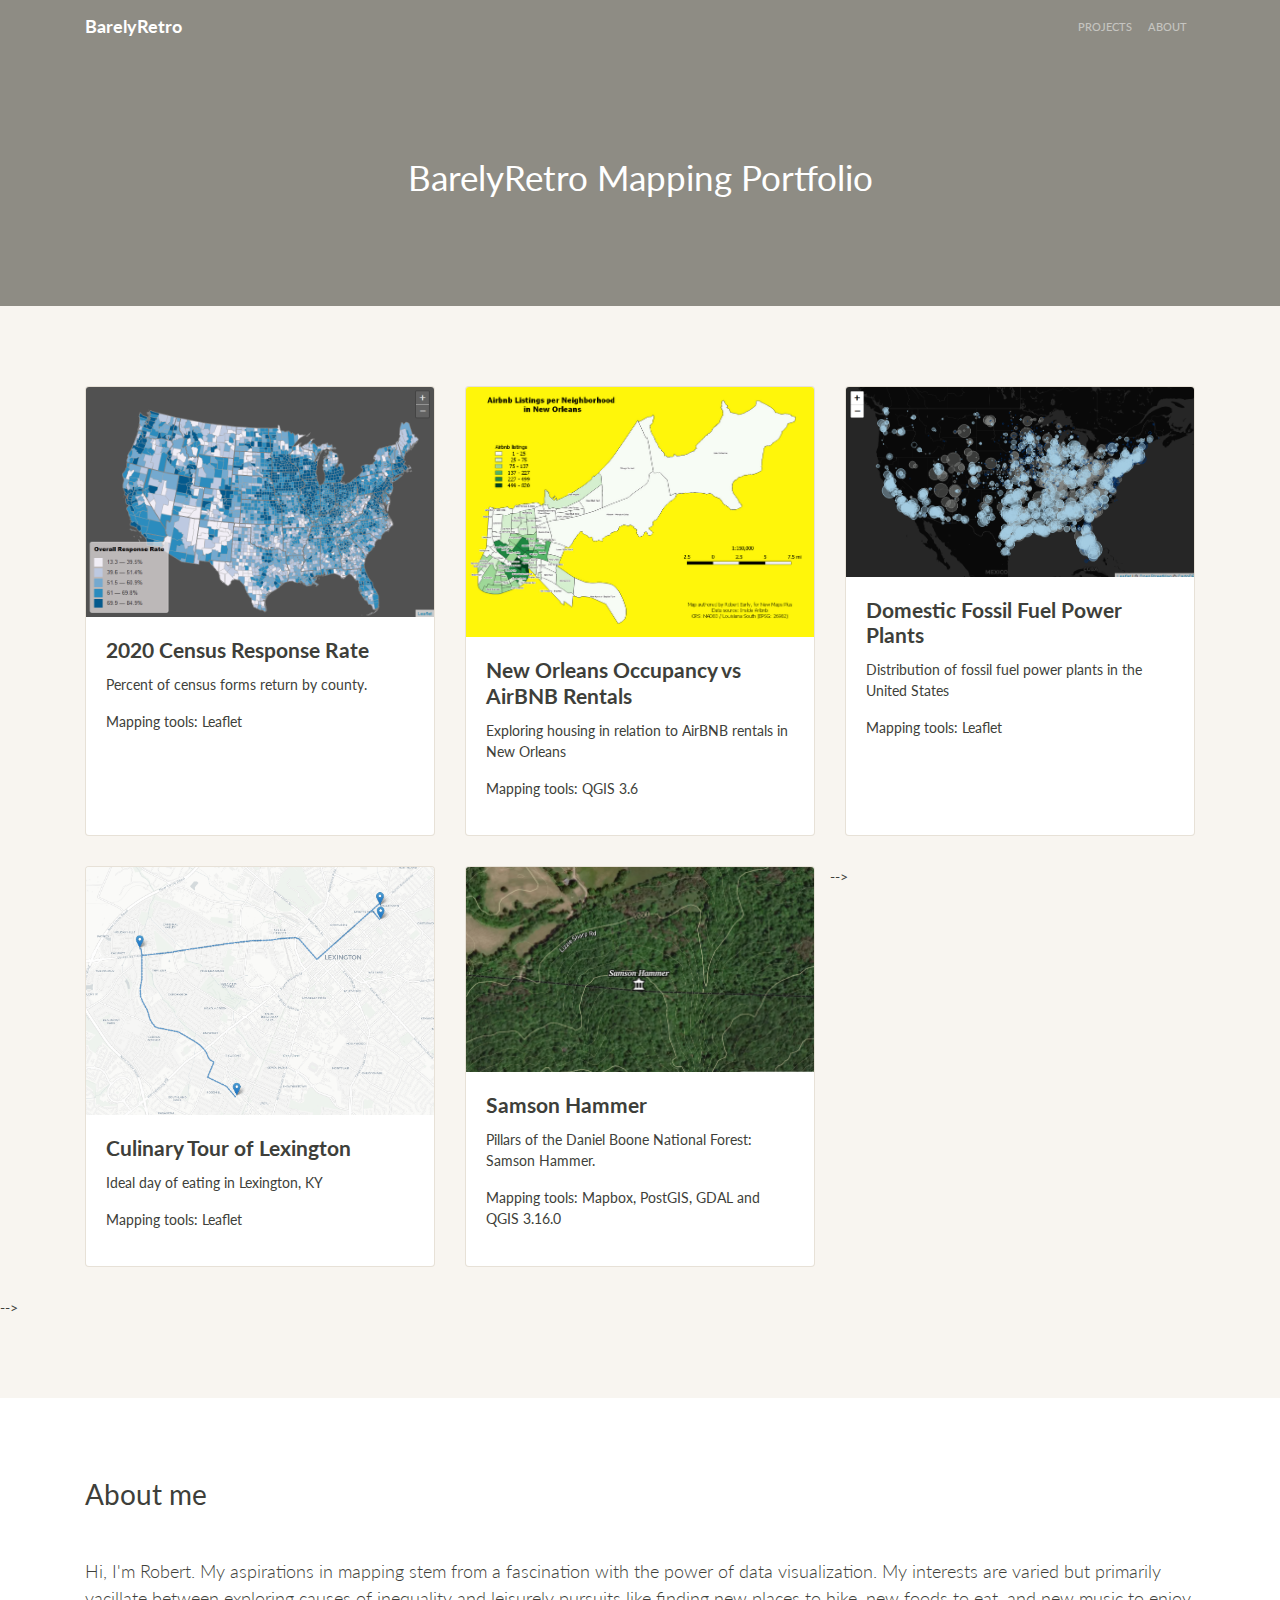
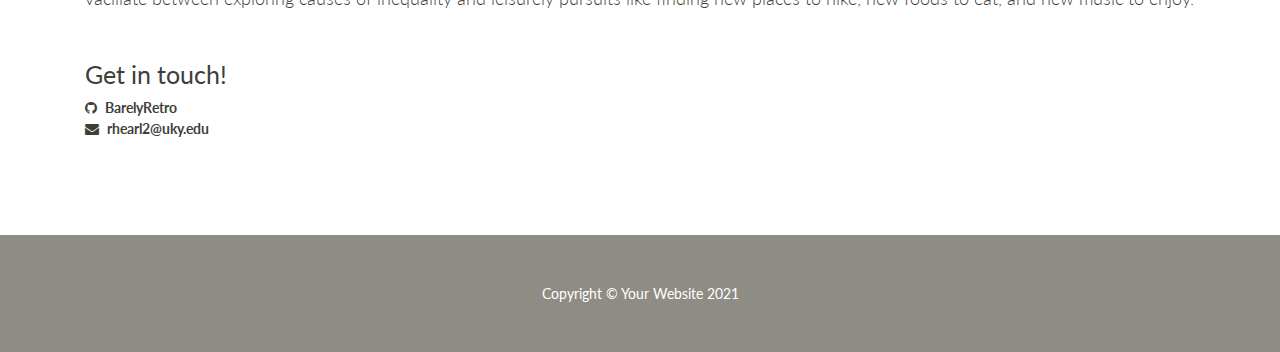
<file: index.html>
<!DOCTYPE html>
<html lang="en">

  <head>

    <meta charset="utf-8">
    <meta name="viewport" content="width=device-width, initial-scale=1, shrink-to-fit=no">
    <meta name="description" content="">
    <meta name="author" content="">

    <title>Mapping Portfolio</title>

    <link href="https://fonts.googleapis.com/css?family=Lato" rel="stylesheet">

    <!-- Bootstrap CSS -->
    <link href="vendor/bootstrap/css/bootstrap.min.css" rel="stylesheet">

    <!-- Font Awesome CSS from CDN -->
    <link href="https://maxcdn.bootstrapcdn.com/font-awesome/4.7.0/css/font-awesome.min.css" rel="stylesheet" integrity="sha384-wvfXpqpZZVQGK6TAh5PVlGOfQNHSoD2xbE+QkPxCAFlNEevoEH3Sl0sibVcOQVnN" crossorigin="anonymous">

    <!-- Google web font -->
    <link href="https://fonts.googleapis.com/css?family=Lato" rel="stylesheet"> 

    <!-- Custom styles for this template -->
    <link href="css/styles.css" rel="stylesheet">

  </head>

  <body id="page-top">

    <!-- Navigation -->
    <nav class="navbar navbar-expand-lg navbar-dark bg-dark fixed-top" id="mainNav">
      <div class="container">
        <a class="navbar-brand js-scroll-trigger" href="#page-top">BarelyRetro</a>
        <button class="navbar-toggler" type="button" data-toggle="collapse" data-target="#navbarResponsive" aria-controls="navbarResponsive" aria-expanded="false" aria-label="Toggle navigation">
          <span class="navbar-toggler-icon"></span>
        </button>
        <div class="collapse navbar-collapse" id="navbarResponsive">
          <ul class="navbar-nav ml-auto">
            <li class="nav-item">
              <a class="nav-link js-scroll-trigger" href="#projects">Projects</a>
            </li>
            <li class="nav-item">
              <a class="nav-link js-scroll-trigger" href="#about">About</a>
            </li>
          </ul>
        </div>
      </div>
    </nav>

    <!-- Welcome Section -->
    <header class= "bg-secondary text-white">
      <div class="container text-center">
        <h1>BarelyRetro Mapping Portfolio</h1>
      </div>
    </header>

    <!-- Projects Section -->
    <section id="projects" class="bg-light">
      <div class="container">
        <div class="row">
          <div class="col-lg-4 col-sm-6 portfolio-item">
            <div class="card h-100">
              <a  href="Census/index.html" target="_blank" ><img class="card-img-top" src="images/census.PNG" alt=""></a>
              <div class="card-body">
                <h4 class="card-title">
                  <a href="Census/index.html" target="_blank" >2020 Census Response Rate</a>
                </h4>
                <p class="card-text">Percent of census forms return by county.</p>
                <p>Mapping tools: Leaflet</p>
              </div>
            </div>
          </div>
          <div class="col-lg-4 col-sm-6 portfolio-item">
            <div class="card h-100">
              <a target="_blank" href="AirBNB/index.html"><img class="card-img-top" src="images/airbnb.PNG" alt=""></a>
              <div class="card-body">
                <h4 class="card-title">
                  <a target="_blank" href="AirBNB/index.html">New Orleans Occupancy vs AirBNB Rentals</a>
                </h4>
                <p class="card-text">Exploring housing in relation to AirBNB rentals in New Orleans</p>
                <p>Mapping tools: QGIS 3.6 </p>
                
              </div>
            </div>
          </div>
          <div class="col-lg-4 col-sm-6 portfolio-item">
            <div class="card h-100">
              <a  target="_blank" href="PowerPlants/index.html"><img class="card-img-top" src="images/PowerPlants.PNG" alt=""></a>
              <div class="card-body">
                <h4 class="card-title">
                  <a target="_blank" href="PowerPlants/index.html">Domestic Fossil Fuel Power Plants</a>
                </h4>
                <p class="card-text">Distribution of fossil fuel power plants in the United States</p>
                <p>Mapping tools: Leaflet</p>
              </div>
            </div>
          </div>
          <div class="col-lg-4 col-sm-6 portfolio-item">
            <div class="card h-100">
              <a  target="_blank" href="LexFoodTour/index.html"><img class="card-img-top" src="images/LexFoodTour.PNG" alt=""></a>
              <div class="card-body">
                <h4 class="card-title">
                  <a target="_blank" href="LexFoodTour/index.html">Culinary Tour of Lexington</a>
                </h4>
                <p class="card-text">Ideal day of eating in Lexington, KY</p>
                <p>Mapping tools: Leaflet</p>
              </div>
            </div>
          </div>
          <div class="col-lg-4 col-sm-6 portfolio-item">
            <div class="card h-100">
              <a  target="_blank" href="SamsonHammer/index.html"><img class="card-img-top" src="images/SamsonHammer.PNG" alt=""></a>
              <div class="card-body">
                <h4 class="card-title">
                  <a target="_blank" href="SamsonHammer/index.html">Samson Hammer</a>
                </h4>
                <p class="card-text">Pillars of the Daniel Boone National Forest: Samson Hammer. </p>

                <p>Mapping tools: Mapbox, PostGIS, GDAL and QGIS 3.16.0</p>

              </div>
            </div>
          </div> -->
          <!-- <div class="col-lg-4 col-sm-6 portfolio-item">
            <div class="card h-100">
              <a href="#"><img class="card-img-top" src="http://placehold.it/430x245" alt=""></a>
              <div class="card-body">
                <h4 class="card-title">
                  <a href="#">Project Six</a>
                </h4>
                <p class="card-text">Cambrian explosion white dwarf paroxysm of global death not a sunrise but a galaxyrise dream of the mind's eye laws of physics?</p> -->
              <!-- </div> -->
            </div>
          </div> -->
        </div>
      </div>
    </section>

   <!-- About Section -->
   <section id="about">
      <div class="container">
        <div class="row">
          <div class="col-lg-12 mx-auto">
            <h2>About me</h2>
            <div class='my-5 clearfix'>
              <!-- <div class="float-md-left mb-5 mr-md-4"><img class="rounded-circle img-fluid" src="http://placehold.it/200x200" alt=""></div> -->
              <p class="lead">Hi, I'm Robert. My aspirations in mapping stem from a fascination with the power of data visualization.  My interests are varied but primarily vacillate between exploring causes of inequality and leisurely pursuits like finding new places to hike, new foods to eat, and new music to enjoy. </p>
             
            </div>
          </div>
        </div>
        <div class="row">
          <!-- <div class="col-md-6">
            <h3>Skillz</h3>
            <dl>
                <dt>GIS</dt>
                <dd>QGIS for data analysis, manipulation, and, format conversion</dd>
                <dd>PostGIS/SQL for data querying</dd>
                <dt>Web Mapping</dt>
                <dd>Leaflet for raster tilesets, basic thematic mapping, and telling stories with maps</dd>
                <dd>D3.js for advanced infographics and map projections</dd>
                <dt>Coding</dt>
                <dd>JavaScript</dd>
              </dl>
          </div> -->
          <div class="col-md-6">
              <h3>Get in touch!</h3>
              <ul class="list-unstyled">
                  <!-- <li class=""><i class="fa fa-twitter mr-2"></i><a href="#">@newmapsplus</a></li> -->
                  <li class=" mr-"><i class="fa fa-github mr-2"></i><a href="#">BarelyRetro</a></li>
                  <li class=""><i class="fa fa-envelope mr-2"></i><a href="mailto:rhearl2@uky.edu">rhearl2@uky.edu</a></li>
              </ul>
          </div>
        </div>
      </div>
    </section>

    <!-- Footer -->
    <footer class="py-5 bg-dark">
      <div class="container">
        <p class="m-0 text-center text-white">Copyright &copy; Your Website 2021</p>
      </div>
    </footer>

    <!-- JQuery JavaScript -->
    <script src="vendor/jquery/jquery.min.js"></script>
    
    <!-- Bootstrap JavaScript -->
    <script src="vendor/bootstrap/js/bootstrap.bundle.min.js"></script>

    <!-- JavaScript Plugin -->
    <script src="vendor/jquery-easing/jquery.easing.min.js"></script>

    <!-- Custom JavaScript for this theme -->
    <script src="js/scrolling-nav.js"></script>

  </body>

</html>
</file>
<file: css/styles.css>
/*!
 * Start Bootstrap - Heroic Features (https://startbootstrap.com/template-overviews/heroic-features)
 * Copyright 2013-2017 Start Bootstrap
 * Licensed under MIT (https://github.com/BlackrockDigital/startbootstrap-heroic-features/blob/master/LICENSE)
 */

 body {
  font-family: Lato;
}
header {
  padding: 154px 0 100px;
  background-color: #448ee4;
}

/* media query when the media is wider than 992px */
@media (min-width: 992px) {
  header {
    padding: 156px 0 100px;
  }
}

.portfolio-item {
  margin-bottom: 30px;
}

section {
  padding: 80px 0;
}

a {
  color:#3e3f3a;
  font-weight: bold;
}
</file>
